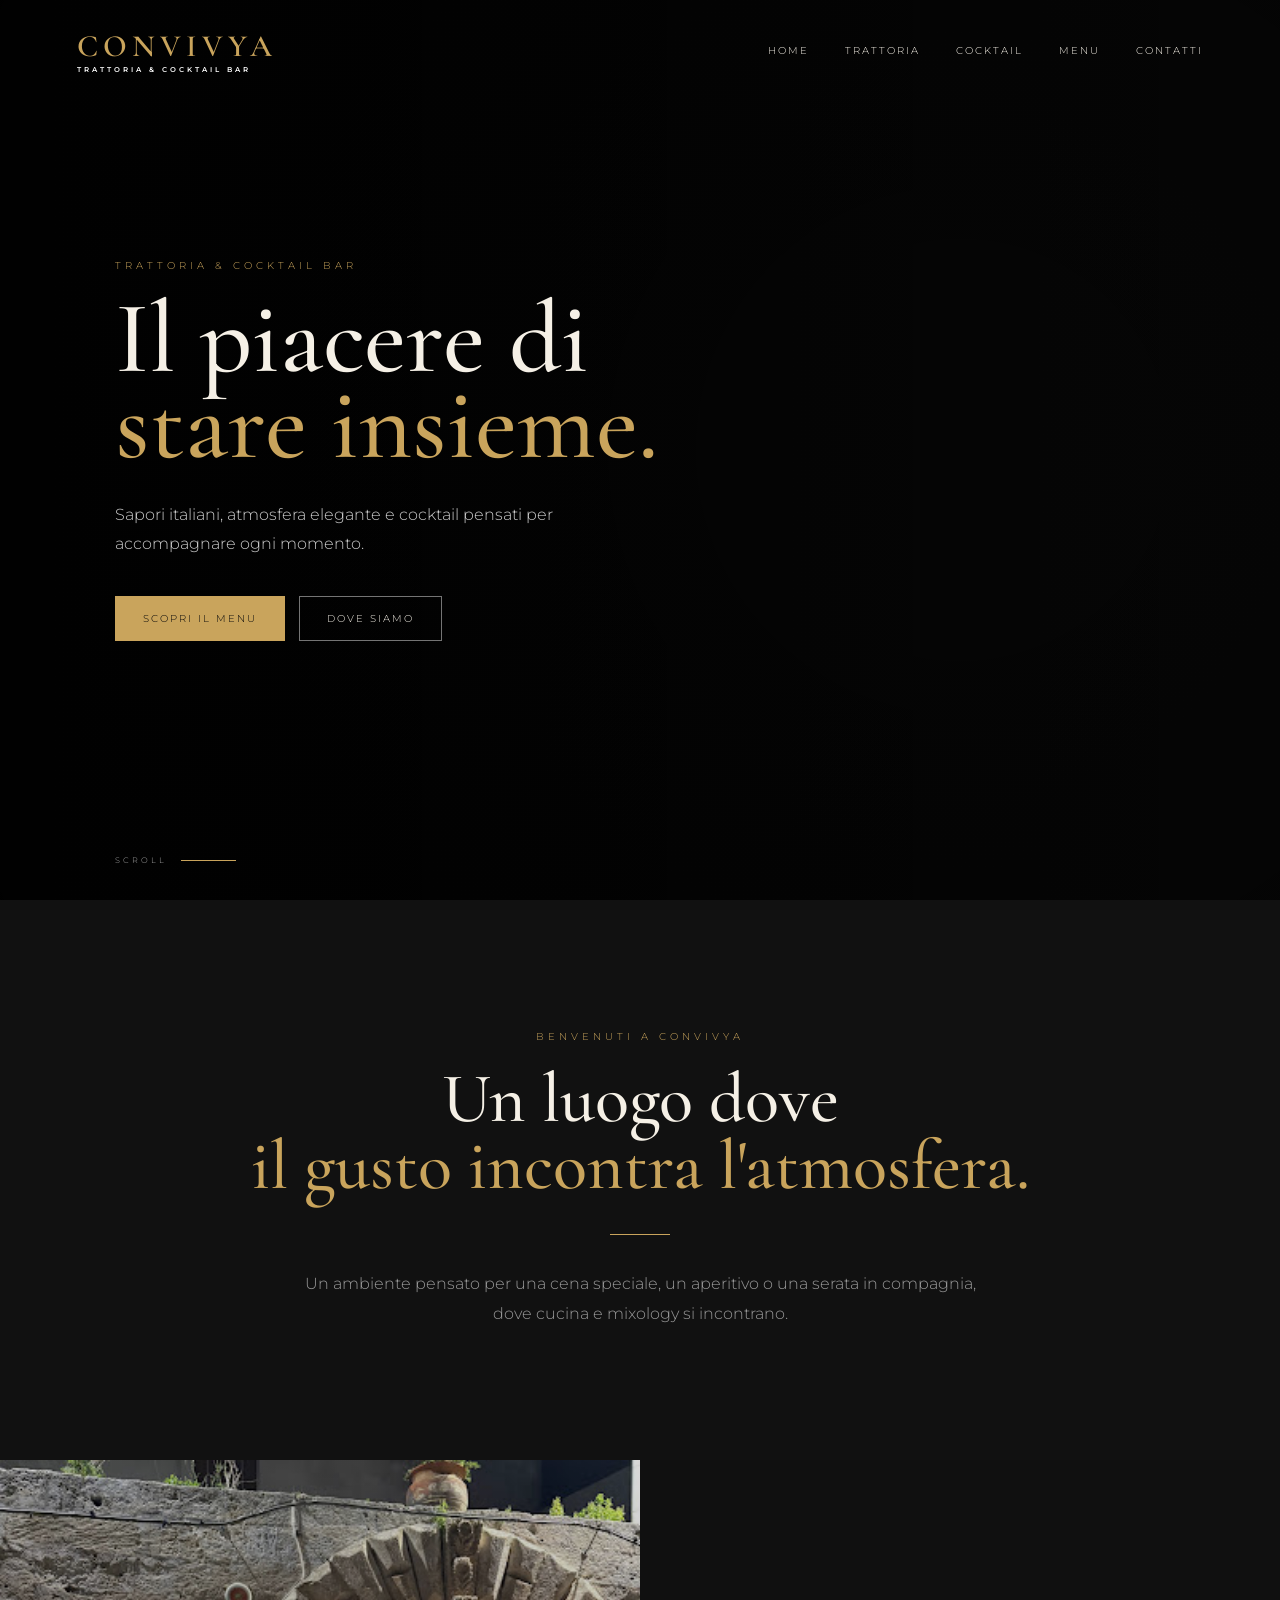
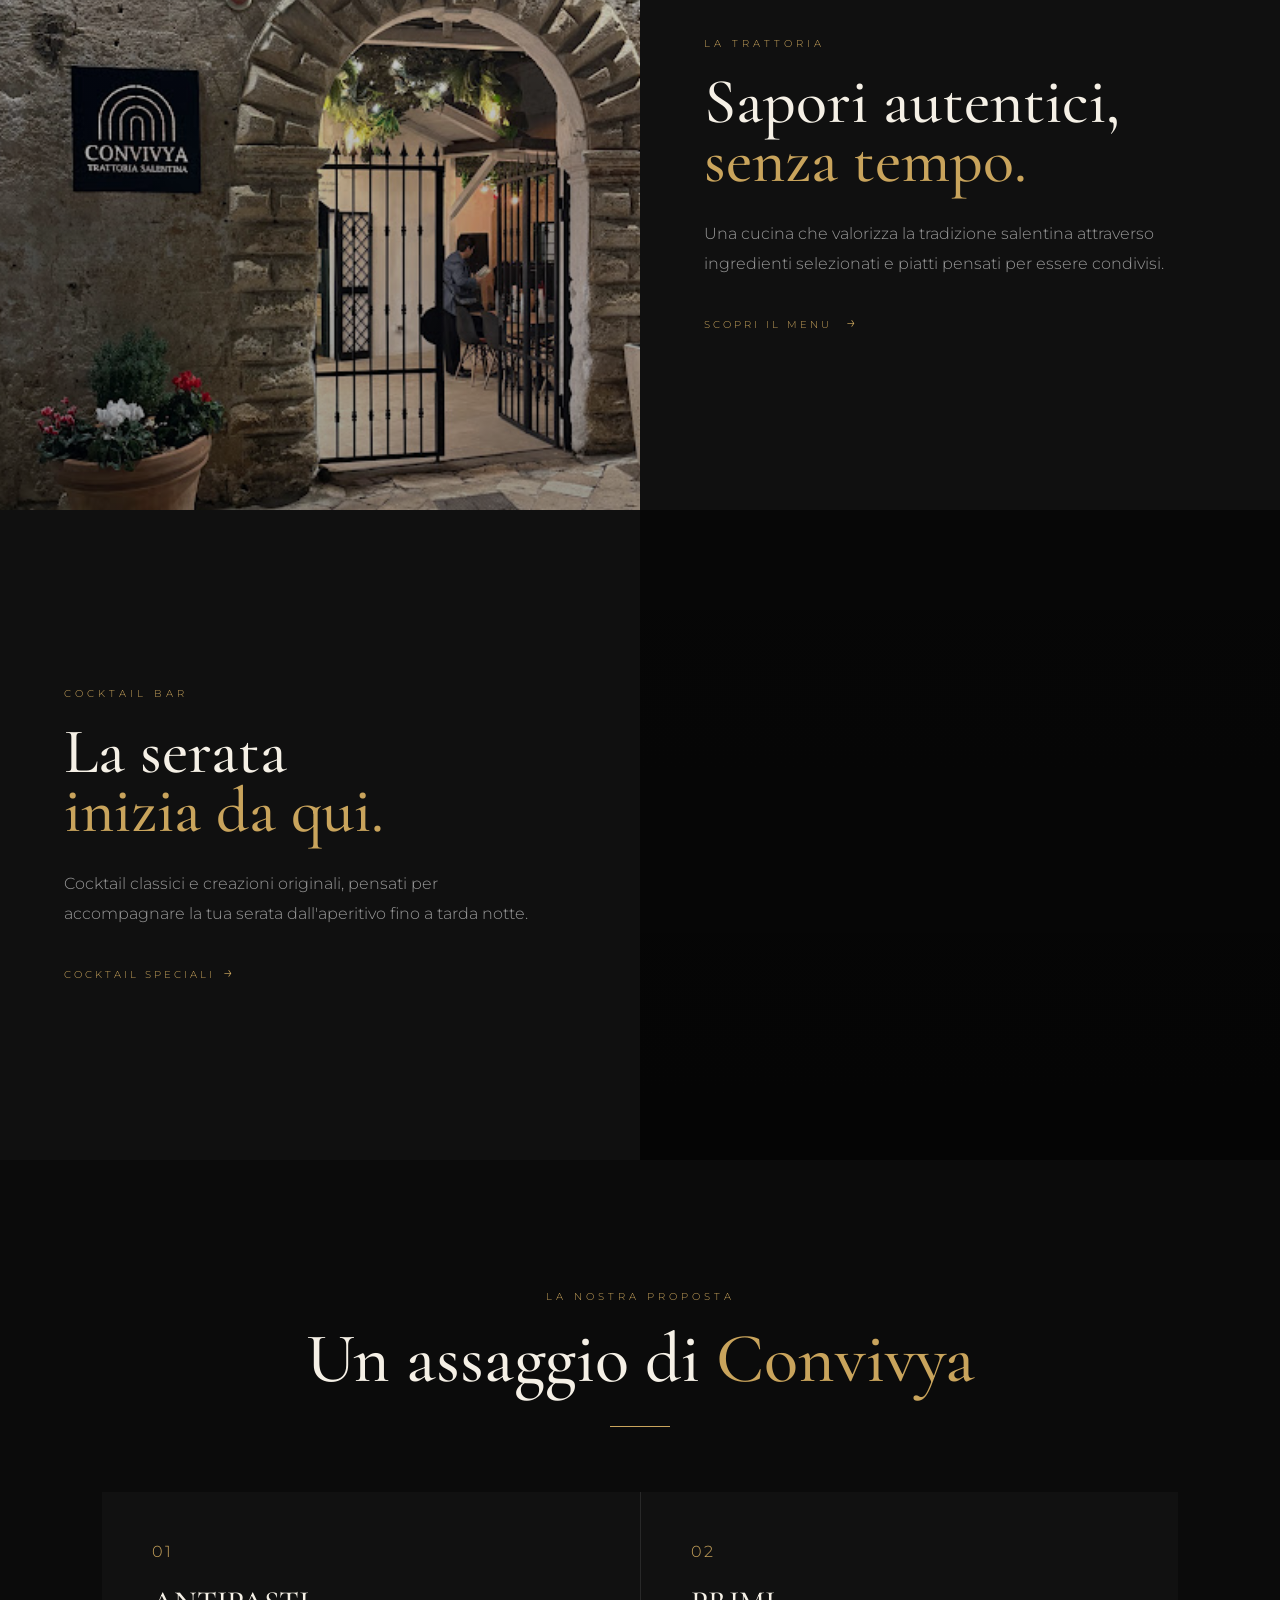
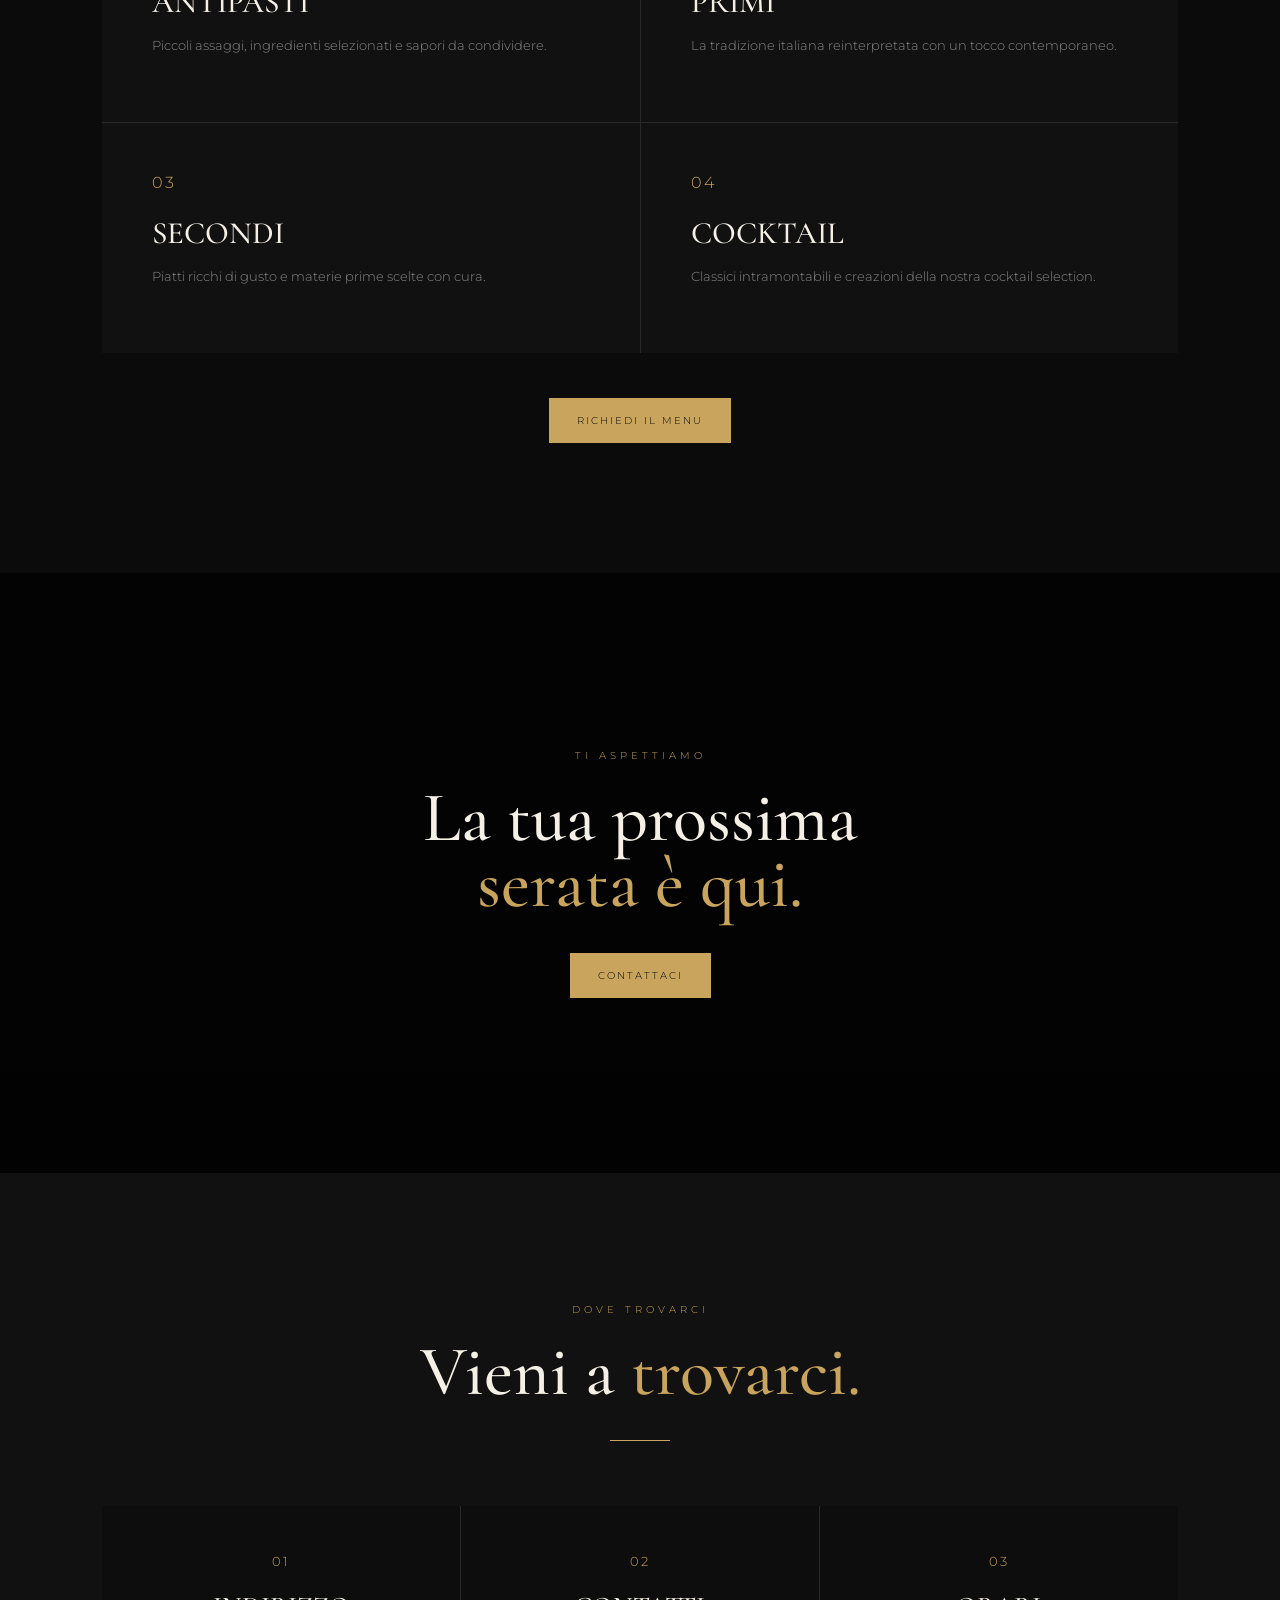
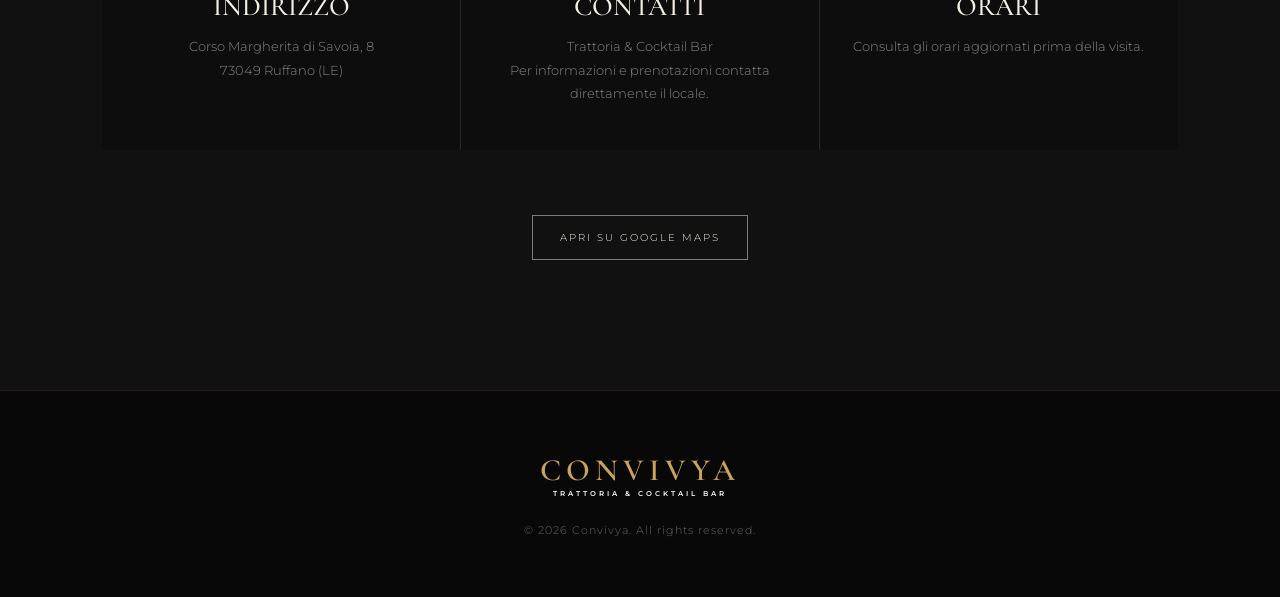
<file: index.html>
<!DOCTYPE html>
<html lang="it">

<head>
  <meta charset="UTF-8">
  <meta name="viewport" content="width=device-width, initial-scale=1.0">
  <title>Convivya | Trattoria & Cocktail Bar</title>
  <meta name="description" content="Convivya Trattoria & Cocktail Bar">
  <link rel="preconnect" href="https://fonts.googleapis.com">
  <link rel="preconnect" href="https://fonts.gstatic.com" crossorigin>
  <link
    href="https://fonts.googleapis.com/css2?family=Cormorant+Garamond:wght@400;500;600;700&family=Montserrat:wght@300;400;500;600&display=swap"
    rel="stylesheet">
  <link rel="stylesheet" href="style.css">
</head>

<body>

  <header class="navbar" id="navbar">
    <div class="nav-container">
      <a href="#home" class="logo">CONVIVYA<span>TRATTORIA & COCKTAIL BAR</span></a>

      <nav class="nav-menu" id="navMenu">
        <a href="#home">Home</a>
        <a href="#ristorante">Trattoria</a>
        <a href="#cocktail">Cocktail</a>
        <a href="menu.html">Menu</a>
        <a href="#contatti">Contatti</a>
      </nav>

      <button class="menu-toggle" id="menuToggle" aria-label="Apri menu">☰</button>
    </div>
  </header>

  <main>
    <section class="hero" id="home">
      <div class="hero-content reveal">
        <p class="eyebrow">TRATTORIA & COCKTAIL BAR</p>
        <h1>Il piacere di<br><span>stare insieme.</span></h1>
        <p class="hero-text">Sapori italiani, atmosfera elegante e cocktail pensati per accompagnare ogni momento.</p>
        <div class="hero-buttons">
          <a href="menu.html" class="btn btn-gold">Scopri il menu</a>
          <a href="#contatti" class="btn btn-outline">Dove siamo</a>
        </div>
      </div>
      <div class="scroll">SCROLL <span></span></div>
    </section>

    <section class="intro section reveal">
      <p class="eyebrow">BENVENUTI A CONVIVYA</p>
      <h2>Un luogo dove<br><span>il gusto incontra l'atmosfera.</span></h2>
      <div class="gold-line"></div>
      <p class="intro-text">Un ambiente pensato per una cena speciale, un aperitivo o una serata in compagnia, dove
        cucina e mixology si incontrano.</p>
    </section>

    <section class="experience" id="ristorante">
      <div class="experience-image food-image"></div>
      <div class="experience-content reveal">
        <p class="eyebrow">LA TRATTORIA</p>
        <h2>Sapori autentici,<br><span>senza tempo.</span></h2>
        <p>Una cucina che valorizza la tradizione salentina attraverso ingredienti selezionati e piatti pensati per
          essere condivisi.</p>
        <a href="menu.html" class="text-link">SCOPRI IL MENU <span>→</span></a>
      </div>
    </section>

    <section class="experience reverse" id="cocktail">
      <div class="experience-image cocktail-image"></div>
      <div class="experience-content reveal">
        <p class="eyebrow">COCKTAIL BAR</p>
        <h2>La serata<br><span>inizia da qui.</span></h2>
        <p>Cocktail classici e creazioni originali, pensati per accompagnare la tua serata dall'aperitivo fino a tarda
          notte.</p>
        <a href="menu.html" class="text-link">COCKTAIL SPECIALI<span>→</span></a>
      </div>
    </section>

    <section class="menu-section section" id="menu">
      <div class="section-inner reveal">
        <p class="eyebrow">LA NOSTRA PROPOSTA</p>
        <h2>Un assaggio di <span>Convivya</span></h2>
        <div class="gold-line"></div>

        <div class="menu-grid">
          <article class="menu-card"><span>01</span>
            <h3>ANTIPASTI</h3>
            <p>Piccoli assaggi, ingredienti selezionati e sapori da condividere.</p>
          </article>
          <article class="menu-card"><span>02</span>
            <h3>PRIMI</h3>
            <p>La tradizione italiana reinterpretata con un tocco contemporaneo.</p>
          </article>
          <article class="menu-card"><span>03</span>
            <h3>SECONDI</h3>
            <p>Piatti ricchi di gusto e materie prime scelte con cura.</p>
          </article>
          <article class="menu-card"><span>04</span>
            <h3>COCKTAIL</h3>
            <p>Classici intramontabili e creazioni della nostra cocktail selection.</p>
          </article>
        </div>

        <a href="menu.html" class="btn btn-gold menu-btn">Richiedi il menu</a>
      </div>
    </section>

    <section class="cta">
      <div class="cta-content reveal">
        <p class="eyebrow">TI ASPETTIAMO</p>
        <h2>La tua prossima<br><span>serata è qui.</span></h2>
        <a href="#contatti" class="btn btn-gold">Contattaci</a>
      </div>
    </section>

    <section class="contact section" id="contatti">
      <div class="section-inner reveal">
        <p class="eyebrow">DOVE TROVARCI</p>
        <h2>Vieni a <span>trovarci.</span></h2>
        <div class="gold-line"></div>

        <div class="contact-grid">
          <div class="contact-card"><small>01</small>
            <h3>INDIRIZZO</h3>
            <p>Corso Margherita di Savoia, 8<br>73049 Ruffano (LE)</p>
          </div>
          <div class="contact-card"><small>02</small>
            <h3>CONTATTI</h3>
            <p>Trattoria & Cocktail Bar<br>Per informazioni e prenotazioni contatta direttamente il locale.</p>
          </div>
          <div class="contact-card"><small>03</small>
            <h3>ORARI</h3>
            <p>Consulta gli orari aggiornati prima della visita.</p>
          </div>
        </div>

        <a class="btn btn-outline" target="_blank" rel="noopener" href="https://maps.app.goo.gl/1j2ckyDqyqASMePi9">Apri
          su Google Maps</a>
      </div>
    </section>
  </main>

  <footer>
    <div class="footer-logo">CONVIVYA<span>TRATTORIA & COCKTAIL BAR</span></div>
    <p>© 2026 Convivya. All rights reserved.</p>
  </footer>

  <script src="script.js"></script>
</body>

</html>
</file>
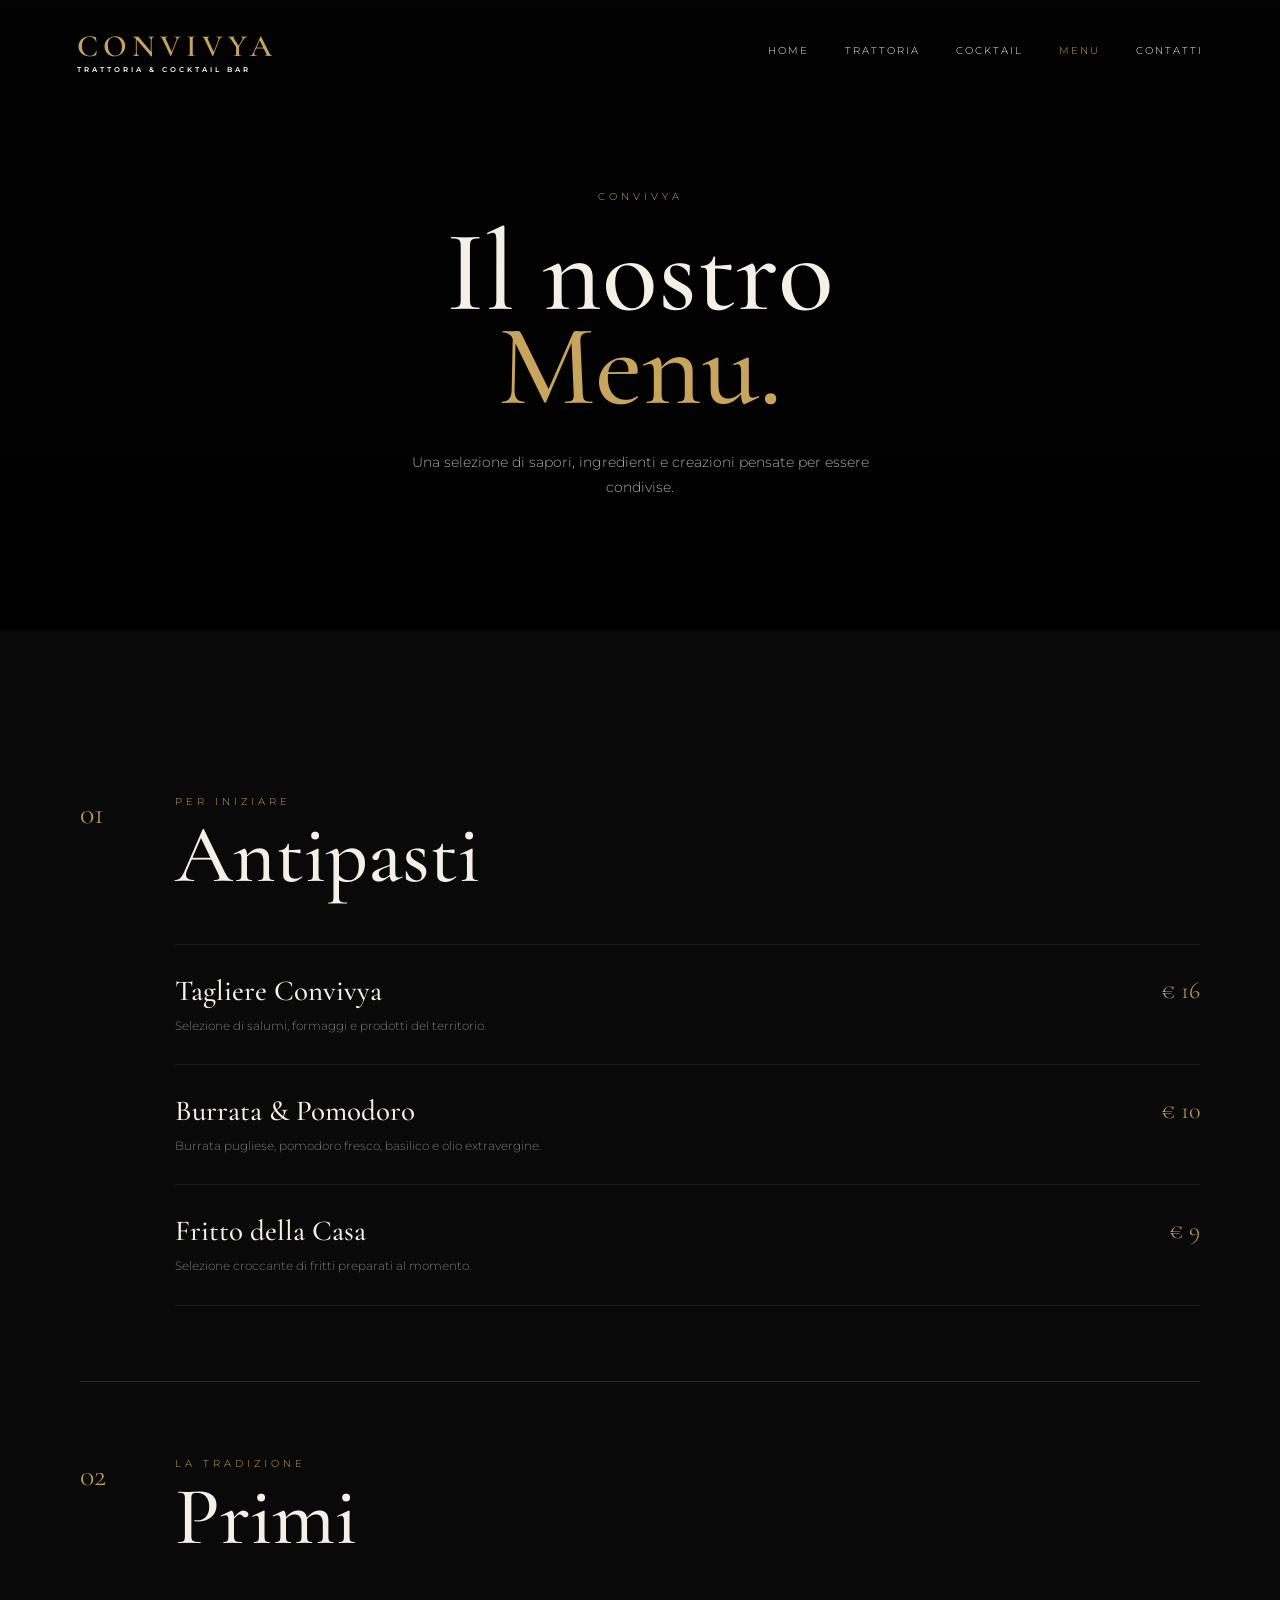
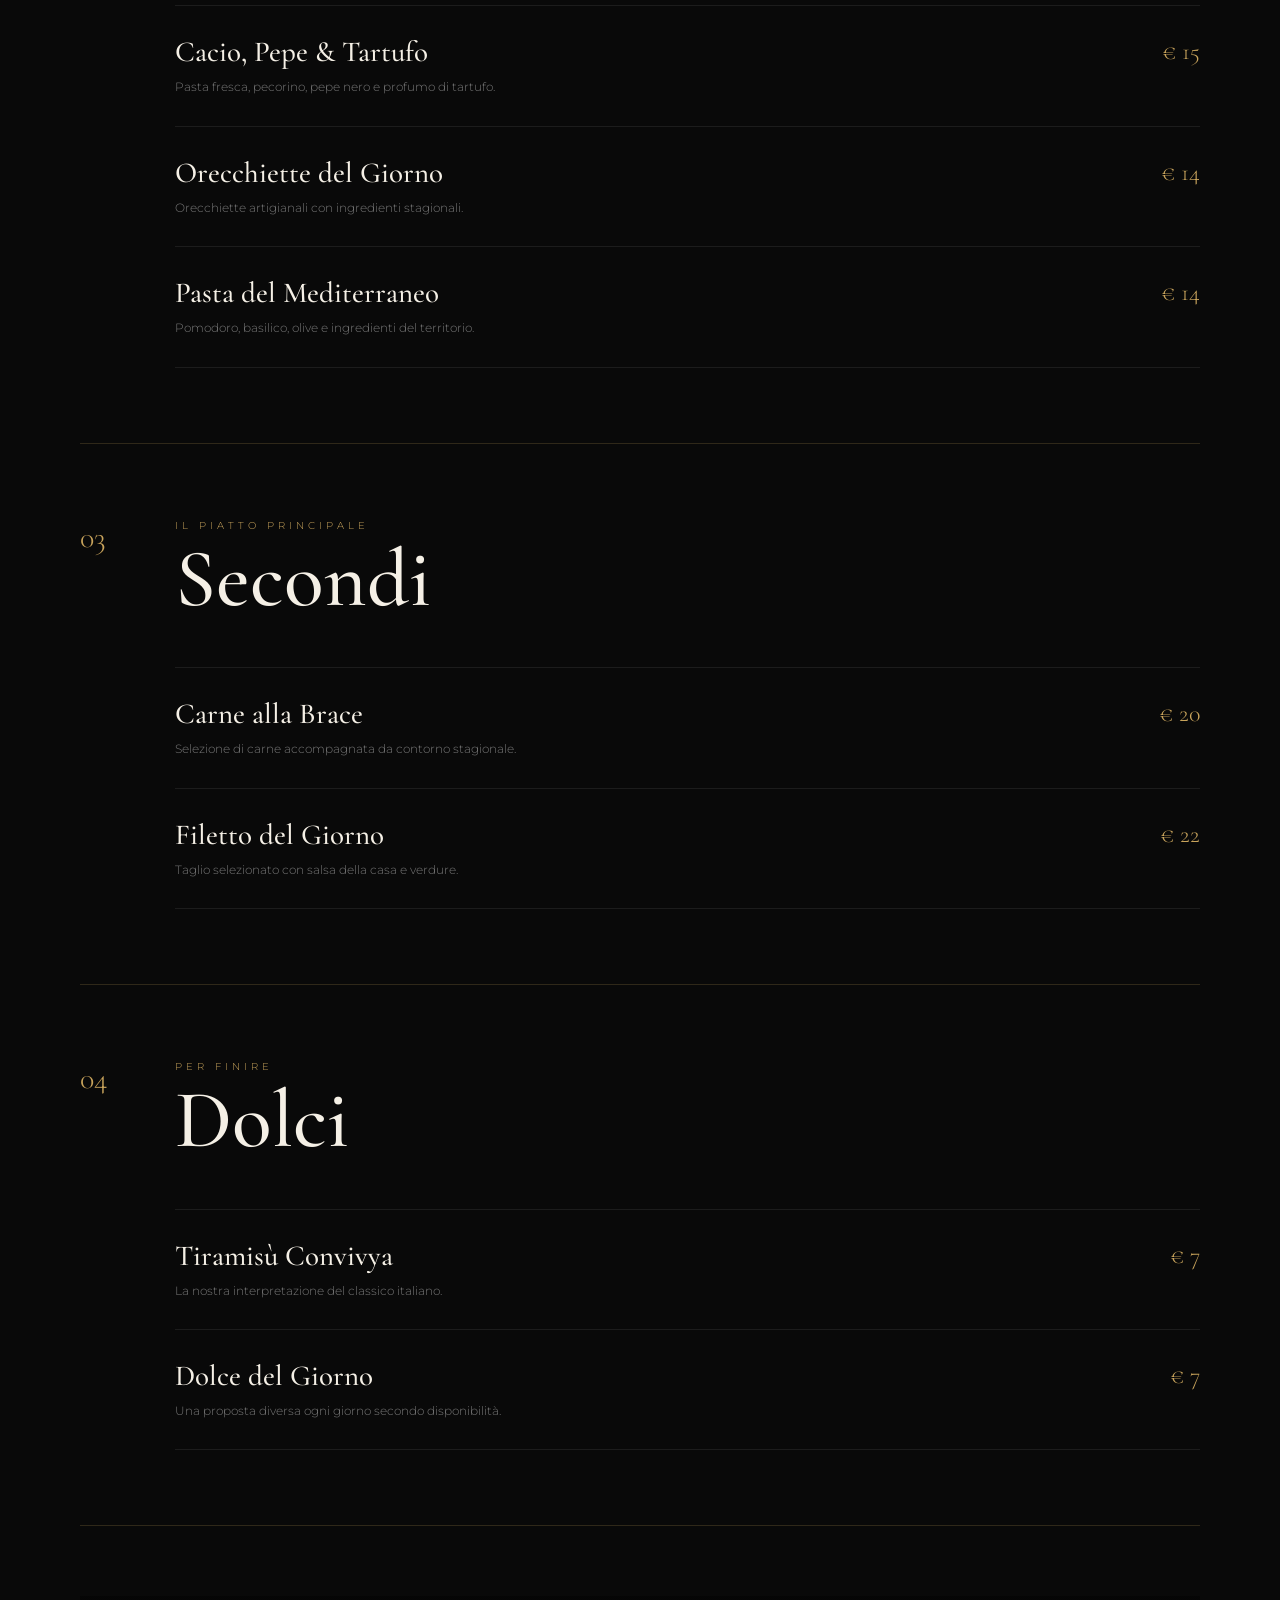
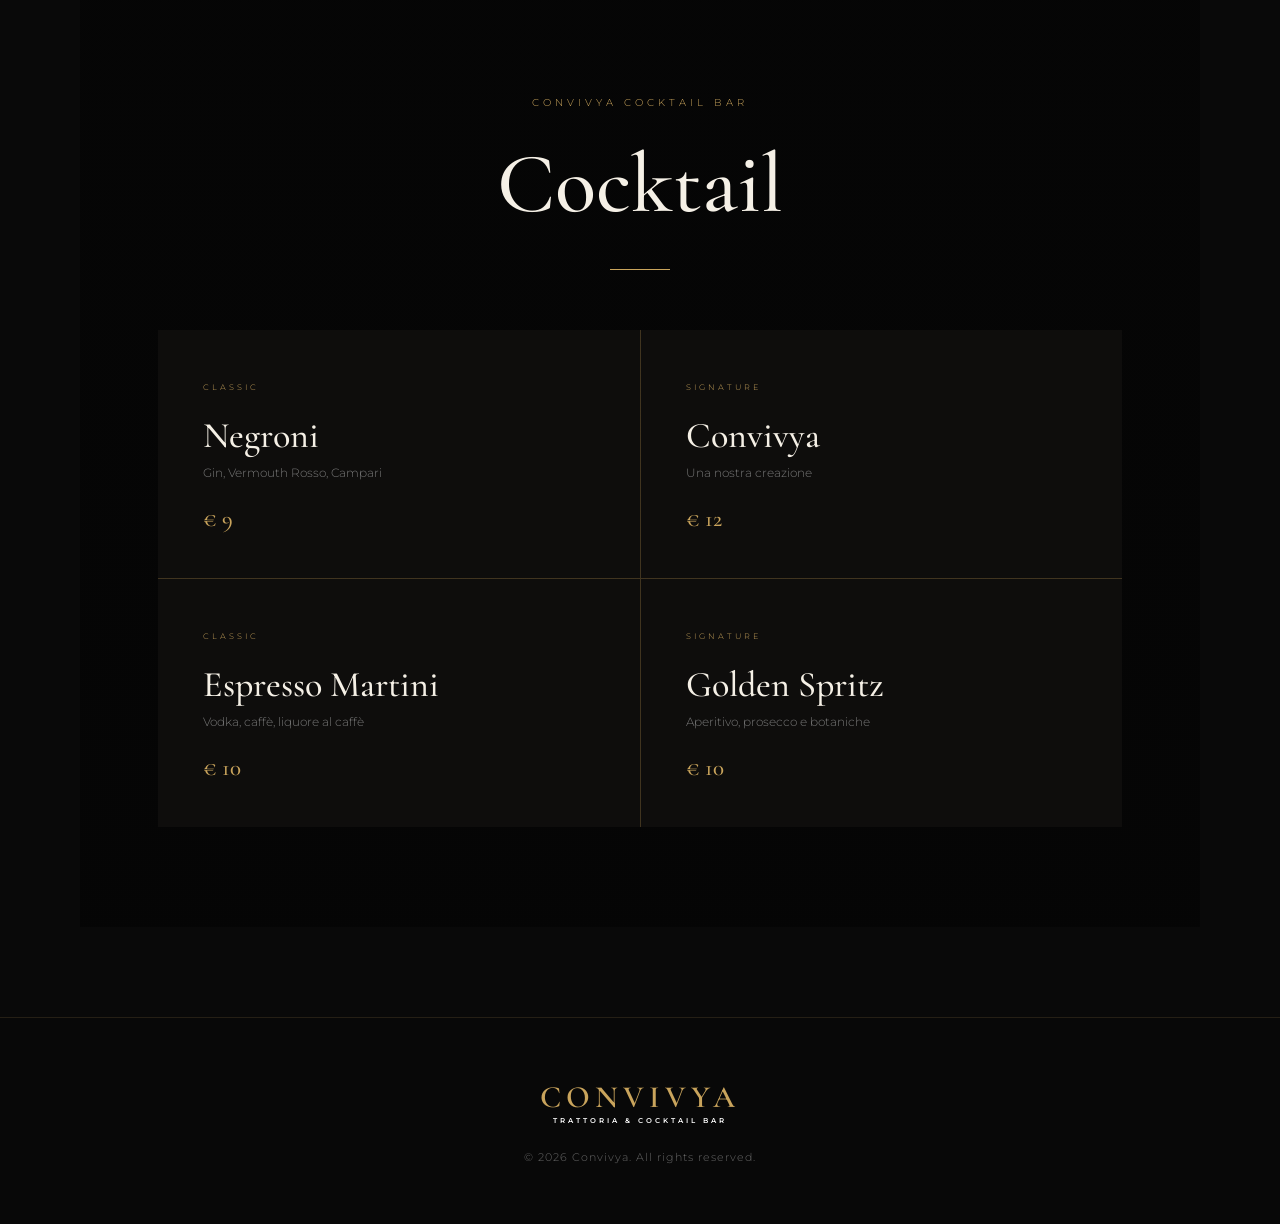
<file: menu.html>
<!DOCTYPE html>
<html lang="it">

<head>
    <meta charset="UTF-8">
    <meta name="viewport" content="width=device-width, initial-scale=1.0">

    <title>Menu | Convivya</title>

    <link rel="preconnect" href="https://fonts.googleapis.com">
    <link rel="preconnect" href="https://fonts.gstatic.com" crossorigin>

    <link
        href="https://fonts.googleapis.com/css2?family=Cormorant+Garamond:wght@400;500;600;700&family=Montserrat:wght@300;400;500;600&display=swap"
        rel="stylesheet">

    <link rel="stylesheet" href="style.css">
</head>

<body class="menu-page">

    <!-- NAVBAR -->

    <header class="navbar menu-navbar" id="navbar">

        <div class="nav-container">

            <a href="index.html" class="logo">
                CONVIVYA
                <span>TRATTORIA & COCKTAIL BAR</span>
            </a>

            <nav class="nav-menu" id="navMenu">

                <a href="index.html">Home</a>
                <a href="index.html#ristorante">Trattoria</a>
                <a href="index.html#cocktail">Cocktail</a>
                <a href="menu.html" class="active">Menu</a>
                <a href="index.html#contatti">Contatti</a>

            </nav>

            <button class="menu-toggle" id="menuToggle">
                ☰
            </button>

        </div>

    </header>


    <!-- HERO MENU -->

    <section class="menu-hero">

        <div class="menu-hero-content">

            <p class="eyebrow">
                CONVIVYA
            </p>

            <h1>
                Il nostro<br>
                <span>Menu.</span>
            </h1>

            <p>
                Una selezione di sapori, ingredienti e
                creazioni pensate per essere condivise.
            </p>

        </div>

    </section>


    <!-- MENU -->

    <main class="restaurant-menu">

        <!-- ANTIPASTI -->

        <section class="menu-category">

            <div class="category-title">

                <span>01</span>

                <div>
                    <p class="eyebrow">PER INIZIARE</p>

                    <h2>
                        Antipasti
                    </h2>
                </div>

            </div>


            <div class="dishes">

                <article class="dish">

                    <div class="dish-info">

                        <h3>
                            Tagliere Convivya
                        </h3>

                        <p>
                            Selezione di salumi, formaggi e
                            prodotti del territorio.
                        </p>

                    </div>

                    <span class="price">
                        € 16
                    </span>

                </article>


                <article class="dish">

                    <div class="dish-info">

                        <h3>
                            Burrata & Pomodoro
                        </h3>

                        <p>
                            Burrata pugliese, pomodoro fresco,
                            basilico e olio extravergine.
                        </p>

                    </div>

                    <span class="price">
                        € 10
                    </span>

                </article>


                <article class="dish">

                    <div class="dish-info">

                        <h3>
                            Fritto della Casa
                        </h3>

                        <p>
                            Selezione croccante di fritti
                            preparati al momento.
                        </p>

                    </div>

                    <span class="price">
                        € 9
                    </span>

                </article>

            </div>

        </section>


        <!-- PRIMI -->

        <section class="menu-category">

            <div class="category-title">

                <span>02</span>

                <div>
                    <p class="eyebrow">LA TRADIZIONE</p>

                    <h2>
                        Primi
                    </h2>
                </div>

            </div>


            <div class="dishes">

                <article class="dish">

                    <div class="dish-info">

                        <h3>
                            Cacio, Pepe & Tartufo
                        </h3>

                        <p>
                            Pasta fresca, pecorino, pepe nero
                            e profumo di tartufo.
                        </p>

                    </div>

                    <span class="price">
                        € 15
                    </span>

                </article>


                <article class="dish">

                    <div class="dish-info">

                        <h3>
                            Orecchiette del Giorno
                        </h3>

                        <p>
                            Orecchiette artigianali con
                            ingredienti stagionali.
                        </p>

                    </div>

                    <span class="price">
                        € 14
                    </span>

                </article>


                <article class="dish">

                    <div class="dish-info">

                        <h3>
                            Pasta del Mediterraneo
                        </h3>

                        <p>
                            Pomodoro, basilico, olive e
                            ingredienti del territorio.
                        </p>

                    </div>

                    <span class="price">
                        € 14
                    </span>

                </article>

            </div>

        </section>


        <!-- SECONDI -->

        <section class="menu-category">

            <div class="category-title">

                <span>03</span>

                <div>
                    <p class="eyebrow">IL PIATTO PRINCIPALE</p>

                    <h2>
                        Secondi
                    </h2>
                </div>

            </div>


            <div class="dishes">

                <article class="dish">

                    <div class="dish-info">

                        <h3>
                            Carne alla Brace
                        </h3>

                        <p>
                            Selezione di carne accompagnata
                            da contorno stagionale.
                        </p>

                    </div>

                    <span class="price">
                        € 20
                    </span>

                </article>


                <article class="dish">

                    <div class="dish-info">

                        <h3>
                            Filetto del Giorno
                        </h3>

                        <p>
                            Taglio selezionato con salsa
                            della casa e verdure.
                        </p>

                    </div>

                    <span class="price">
                        € 22
                    </span>

                </article>

            </div>

        </section>


        <!-- DOLCI -->

        <section class="menu-category">

            <div class="category-title">

                <span>04</span>

                <div>
                    <p class="eyebrow">PER FINIRE</p>

                    <h2>
                        Dolci
                    </h2>
                </div>

            </div>


            <div class="dishes">

                <article class="dish">

                    <div class="dish-info">

                        <h3>
                            Tiramisù Convivya
                        </h3>

                        <p>
                            La nostra interpretazione del
                            classico italiano.
                        </p>

                    </div>

                    <span class="price">
                        € 7
                    </span>

                </article>


                <article class="dish">

                    <div class="dish-info">

                        <h3>
                            Dolce del Giorno
                        </h3>

                        <p>
                            Una proposta diversa ogni giorno
                            secondo disponibilità.
                        </p>

                    </div>

                    <span class="price">
                        € 7
                    </span>

                </article>

            </div>

        </section>


        <!-- COCKTAIL -->

        <section class="cocktail-menu">

            <div class="cocktail-heading">

                <p class="eyebrow">
                    CONVIVYA COCKTAIL BAR
                </p>

                <h2>
                    Cocktail
                </h2>

                <div class="gold-line"></div>

            </div>


            <div class="cocktail-grid">

                <article class="cocktail-card">

                    <span>CLASSIC</span>

                    <h3>
                        Negroni
                    </h3>

                    <p>
                        Gin, Vermouth Rosso, Campari
                    </p>

                    <strong>
                        € 9
                    </strong>

                </article>


                <article class="cocktail-card">

                    <span>SIGNATURE</span>

                    <h3>
                        Convivya
                    </h3>

                    <p>
                        Una nostra creazione
                    </p>

                    <strong>
                        € 12
                    </strong>

                </article>


                <article class="cocktail-card">

                    <span>CLASSIC</span>

                    <h3>
                        Espresso Martini
                    </h3>

                    <p>
                        Vodka, caffè, liquore al caffè
                    </p>

                    <strong>
                        € 10
                    </strong>

                </article>


                <article class="cocktail-card">

                    <span>SIGNATURE</span>

                    <h3>
                        Golden Spritz
                    </h3>

                    <p>
                        Aperitivo, prosecco e botaniche
                    </p>

                    <strong>
                        € 10
                    </strong>

                </article>

            </div>

        </section>

    </main>


    <!-- FOOTER -->

    <footer>

        <div class="footer-logo">

            CONVIVYA

            <span>
                TRATTORIA & COCKTAIL BAR
            </span>

        </div>

        <p>
            © 2026 Convivya. All rights reserved.
        </p>

    </footer>


    <script>

        const navbar = document.getElementById("navbar");

        const menuToggle =
            document.getElementById("menuToggle");

        const navMenu =
            document.getElementById("navMenu");


        window.addEventListener("scroll", () => {

            if (window.scrollY > 50) {

                navbar.classList.add("scrolled");

            } else {

                navbar.classList.remove("scrolled");

            }

        });


        menuToggle.addEventListener("click", () => {

            navMenu.classList.toggle("active");

            menuToggle.textContent =
                navMenu.classList.contains("active")
                    ? "×"
                    : "☰";

        });


        document
            .querySelectorAll(".nav-menu a")
            .forEach(link => {

                link.addEventListener("click", () => {

                    navMenu.classList.remove("active");

                    menuToggle.textContent = "☰";

                });

            });

    </script>

</body>

</html>
</file>
<file: style.css>
* {
  margin: 0;
  padding: 0;
  box-sizing: border-box
}

:root {
  --black: #080808;
  --dark: #111;
  --gold: #c9a45c;
  --gold2: #e3c47d;
  --cream: #f5f0e6;
  --muted: #999
}

html {
  scroll-behavior: smooth
}

body {
  background: var(--black);
  color: var(--cream);
  font-family: "Montserrat", sans-serif;
  font-weight: 300
}

a {
  text-decoration: none;
  color: inherit
}

.navbar {
  position: fixed;
  top: 0;
  left: 0;
  width: 100%;
  z-index: 1000;
  padding: 27px 6%;
  transition: .4s
}

.navbar.scrolled {
  padding: 17px 6%;
  background: rgba(8, 8, 8, .94);
  backdrop-filter: blur(12px);
  border-bottom: 1px solid rgba(201, 164, 92, .2)
}

.nav-container {
  max-width: 1400px;
  margin: auto;
  display: flex;
  align-items: center;
  justify-content: space-between
}

.logo,
.footer-logo {
  font-family: "Cormorant Garamond", serif;
  font-size: 31px;
  font-weight: 600;
  letter-spacing: 5px;
  color: var(--gold)
}

.logo span,
.footer-logo span {
  display: block;
  font-family: "Montserrat", sans-serif;
  font-size: 7px;
  letter-spacing: 3px;
  color: #fff
}

.nav-menu {
  display: flex;
  gap: 36px
}

.nav-menu a {
  font-size: 10px;
  letter-spacing: 2px;
  text-transform: uppercase;
  transition: .3s
}

.nav-menu a:hover {
  color: var(--gold)
}

.menu-toggle {
  display: none;
  background: none;
  border: 0;
  color: #fff;
  font-size: 25px;
  cursor: pointer
}

.hero {
  min-height: 100vh;
  padding: 0 9%;
  display: flex;
  align-items: center;
  position: relative;
  background: linear-gradient(90deg, rgba(0, 0, 0, .9), rgba(0, 0, 0, .25)), url("https://images.unsplash.com/photo-1515003197210-e0cd71810b5f?auto=format&fit=crop&w=2000&q=85") center/cover
}

.hero:after {
  content: "";
  position: absolute;
  inset: 0;
  background: radial-gradient(circle at 75% 50%, transparent, rgba(0, 0, 0, .5))
}

.hero-content {
  position: relative;
  z-index: 2;
  max-width: 720px;
  animation: heroIn 1s ease
}

.eyebrow {
  font-size: 10px;
  letter-spacing: 4px;
  color: var(--gold);
  margin-bottom: 23px
}

h1,
h2,
h3 {
  font-family: "Cormorant Garamond", serif;
  font-weight: 500
}

.hero h1 {
  font-size: clamp(62px, 8vw, 115px);
  line-height: .84
}

h1 span,
h2 span {
  color: var(--gold)
}

.hero-text {
  max-width: 490px;
  margin-top: 34px;
  color: #ccc;
  line-height: 1.8
}

.hero-buttons {
  display: flex;
  gap: 14px;
  margin-top: 38px
}

.btn {
  display: inline-block;
  padding: 15px 27px;
  font-size: 10px;
  letter-spacing: 2px;
  text-transform: uppercase;
  transition: .3s;
  border: 1px solid transparent
}

.btn-gold {
  background: var(--gold);
  color: #090909;
  border-color: var(--gold)
}

.btn-gold:hover {
  background: transparent;
  color: var(--gold)
}

.btn-outline {
  border-color: rgba(255, 255, 255, .45)
}

.btn-outline:hover {
  border-color: var(--gold);
  color: var(--gold)
}

.scroll {
  position: absolute;
  z-index: 2;
  bottom: 35px;
  left: 9%;
  font-size: 8px;
  letter-spacing: 3px;
  color: #aaa;
  display: flex;
  align-items: center;
  gap: 14px
}

.scroll span {
  display: block;
  width: 55px;
  height: 1px;
  background: var(--gold)
}

.section {
  padding: 130px 8%
}

.section-inner {
  max-width: 1200px;
  margin: auto
}

.intro {
  text-align: center;
  background: var(--dark)
}

.intro h2,
.menu-section h2,
.contact h2,
.cta h2 {
  font-size: clamp(48px, 5.5vw, 78px);
  line-height: .95
}

.gold-line {
  width: 60px;
  height: 1px;
  background: var(--gold);
  margin: 34px auto
}

.intro-text {
  max-width: 680px;
  margin: auto;
  color: var(--muted);
  line-height: 1.9
}

.experience {
  display: grid;
  grid-template-columns: 1fr 1fr;
  min-height: 650px
}

.experience.reverse .experience-image {
  order: 2
}

.experience.reverse .experience-content {
  order: 1
}

.experience-image {
  min-height: 600px;
  background-size: cover;
  background-position: center
}

.food-image {
  background-image: linear-gradient(rgba(0, 0, 0, .15), rgba(0, 0, 0, .4)), url("images/entrata.png")
}

.cocktail-image {
  background-image: linear-gradient(rgba(0, 0, 0, .15), rgba(0, 0, 0, .4)), url("https://images.unsplash.com/photo-1513558161293-cdaf765ed2fd?auto=format&fit=crop&w=1400&q=85")
}

.experience-content {
  padding: 10%;
  background: #101010;
  display: flex;
  flex-direction: column;
  justify-content: center
}

.experience-content h2 {
  font-size: clamp(48px, 5vw, 72px);
  line-height: .92;
  margin-bottom: 28px
}

.experience-content p:not(.eyebrow) {
  max-width: 470px;
  color: var(--muted);
  line-height: 1.9
}

.text-link {
  margin-top: 32px;
  color: var(--gold);
  font-size: 10px;
  letter-spacing: 3px
}

.text-link span {
  font-size: 17px;
  margin-left: 8px
}

.menu-section {
  background: #0b0b0b;
  text-align: center
}

.menu-grid {
  display: grid;
  grid-template-columns: repeat(2, 1fr);
  gap: 1px;
  background: #292929;
  margin-top: 65px
}

.menu-card {
  text-align: left;
  background: #111;
  padding: 50px;
  min-height: 230px;
  transition: .35s
}

.menu-card:hover {
  transform: translateY(-5px);
  background: #171717
}

.menu-card span,
.contact-card small {
  color: var(--gold);
  letter-spacing: 2px
}

.menu-card h3 {
  font-size: 31px;
  margin: 22px 0 13px
}

.menu-card p {
  font-size: 13px;
  color: #888;
  line-height: 1.7
}

.menu-btn {
  margin-top: 45px
}

.cta {
  min-height: 600px;
  display: flex;
  align-items: center;
  justify-content: center;
  text-align: center;
  background: linear-gradient(rgba(0, 0, 0, .62), rgba(0, 0, 0, .7)), url("https://images.unsplash.com/photo-1519671482749-fd09be7ccebf?auto=format&fit=crop&w=1800&q=85") center/cover
}

.cta .btn {
  margin-top: 35px
}

.contact {
  text-align: center;
  background: #111
}

.contact-grid {
  display: grid;
  grid-template-columns: repeat(3, 1fr);
  gap: 1px;
  margin: 65px 0;
  background: #292929
}

.contact-card {
  background: #0d0d0d;
  padding: 45px 25px;
  min-height: 190px
}

.contact-card h3 {
  font-size: 27px;
  margin: 20px 0 12px
}

.contact-card p {
  font-size: 13px;
  color: #888;
  line-height: 1.8
}

footer {
  text-align: center;
  padding: 60px 20px;
  background: #080808;
  border-top: 1px solid rgba(201, 164, 92, .15)
}

footer p {
  margin-top: 25px;
  color: #666;
  font-size: 11px;
  letter-spacing: 1px
}

.reveal {
  opacity: 0;
  transform: translateY(35px);
  transition: opacity .8s ease, transform .8s ease
}

.reveal.visible {
  opacity: 1;
  transform: none
}

@keyframes heroIn {
  from {
    opacity: 0;
    transform: translateY(25px)
  }

  to {
    opacity: 1;
    transform: none
  }
}

.menu-page {
  background: #090909;
  color: #f5f0e6;
}

.menu-hero {
  min-height: 70vh;
  padding: 160px 7% 100px;
  display: flex;
  align-items: center;
  justify-content: center;
  text-align: center;
  position: relative;

  background:
    linear-gradient(rgba(0, 0, 0, 0.72),
      rgba(0, 0, 0, 0.88)),
    url("https://images.unsplash.com/photo-1517248135467-4c7edcad34c4?auto=format&fit=crop&w=1800&q=85");

  background-size: cover;
  background-position: center;
}

.menu-hero-content {
  max-width: 750px;
  position: relative;
  z-index: 2;
  animation: menuHeroAnimation 1s ease;
}

.menu-hero h1 {
  font-family: "Cormorant Garamond", serif;
  font-size: clamp(65px, 9vw, 120px);
  font-weight: 500;
  line-height: 0.82;
  margin: 0;
}

.menu-hero h1 span {
  color: #c9a45c;
}

.menu-hero-content>p:last-child {
  max-width: 520px;
  margin: 35px auto 0;
  color: #aaa;
  font-size: 14px;
  line-height: 1.8;
}


/* CONTENITORE MENU */

.restaurant-menu {
  width: 100%;
  max-width: 1200px;
  margin: 0 auto;
  padding: 90px 40px;
}


/* CATEGORIE */

.menu-category {
  padding: 75px 0;
  border-bottom: 1px solid rgba(201, 164, 92, 0.2);
}

.menu-category:last-child {
  border-bottom: none;
}


/* TITOLO CATEGORIA */

.category-title {
  display: grid;
  grid-template-columns: 70px 1fr;
  gap: 25px;
  align-items: start;
  margin-bottom: 55px;
}

.category-title>span {
  font-family: "Cormorant Garamond", serif;
  font-size: 30px;
  color: #c9a45c;
}

.category-title .eyebrow {
  margin-bottom: 15px;
}

.category-title h2 {
  margin: 0;
  font-family: "Cormorant Garamond", serif;
  font-size: clamp(55px, 7vw, 82px);
  font-weight: 500;
  line-height: 0.8;
  color: #f5f0e6;
}


/* PIATTI */

.dishes {
  margin-left: 95px;
}

.dish {
  display: flex;
  justify-content: space-between;
  align-items: flex-start;
  gap: 40px;
  padding: 28px 0;
  border-top: 1px solid rgba(255, 255, 255, 0.08);
  transition: 0.3s ease;
}

.dish:last-child {
  border-bottom: 1px solid rgba(255, 255, 255, 0.08);
}

.dish:hover {
  padding-left: 10px;
}

.dish-info {
  max-width: 750px;
}

.dish-info h3 {
  margin: 0 0 8px;
  font-family: "Cormorant Garamond", serif;
  font-size: 29px;
  font-weight: 500;
  color: #f5f0e6;
  transition: 0.3s ease;
}

.dish:hover .dish-info h3 {
  color: #c9a45c;
}

.dish-info p {
  margin: 0;
  color: #777;
  font-family: "Montserrat", sans-serif;
  font-size: 12px;
  line-height: 1.7;
}

.price {
  flex-shrink: 0;
  padding-top: 3px;
  color: #c9a45c;
  font-family: "Cormorant Garamond", serif;
  font-size: 24px;
  white-space: nowrap;
}


/* COCKTAIL */

.cocktail-menu {
  width: 100%;
  margin-top: 70px;
  padding: 100px 7%;

  background:
    linear-gradient(rgba(5, 5, 5, 0.88),
      rgba(5, 5, 5, 0.95)),
    url("https://images.unsplash.com/photo-1514362545857-3bc16c4c7d1b?auto=format&fit=crop&w=1800&q=85");

  background-size: cover;
  background-position: center;
}

.cocktail-heading {
  text-align: center;
  margin-bottom: 60px;
}

.cocktail-heading h2 {
  margin: 0;
  font-family: "Cormorant Garamond", serif;
  font-size: clamp(55px, 7vw, 85px);
  font-weight: 500;
}

.cocktail-grid {
  max-width: 1000px;
  margin: 0 auto;

  display: grid;
  grid-template-columns: repeat(2, 1fr);

  gap: 1px;

  background: rgba(201, 164, 92, 0.3);
}

.cocktail-card {
  min-height: 230px;
  padding: 45px;
  background: rgba(12, 12, 12, 0.96);
  transition: 0.35s ease;
}

.cocktail-card:hover {
  background: #171717;
}

.cocktail-card>span {
  color: #c9a45c;
  font-family: "Montserrat", sans-serif;
  font-size: 8px;
  letter-spacing: 3px;
}

.cocktail-card h3 {
  margin: 20px 0 8px;
  font-family: "Cormorant Garamond", serif;
  font-size: 36px;
  font-weight: 500;
}

.cocktail-card p {
  margin: 0;
  color: #777;
  font-size: 12px;
}

.cocktail-card strong {
  display: block;
  margin-top: 25px;
  color: #c9a45c;
  font-family: "Cormorant Garamond", serif;
  font-size: 23px;
  font-weight: 500;
}


/* NAVBAR */

.menu-navbar .nav-menu a.active {
  color: #c9a45c;
}


/* ANIMAZIONE */

@keyframes menuHeroAnimation {

  from {
    opacity: 0;
    transform: translateY(30px);
  }

  to {
    opacity: 1;
    transform: translateY(0);
  }

}


@media(max-width:800px) {
  .nav-menu {
    position: absolute;
    top: 100%;
    left: 0;
    width: 100%;
    padding: 25px;
    display: none;
    flex-direction: column;
    gap: 22px;
    background: #0b0b0b;
    border-top: 1px solid rgba(201, 164, 92, .2)
  }

  .nav-menu.active {
    display: flex
  }

  .menu-toggle {
    display: block
  }

  .hero {
    padding: 0 7%
  }

  .hero h1 {
    font-size: 62px
  }

  .hero-buttons {
    flex-direction: column;
    align-items: flex-start
  }

  .section {
    padding: 90px 7%
  }

  .experience {
    grid-template-columns: 1fr
  }

  .experience.reverse .experience-image,
  .experience.reverse .experience-content {
    order: initial
  }

  .experience-image {
    min-height: 420px
  }

  .experience-content {
    padding: 75px 8%
  }

  .menu-grid,
  .contact-grid {
    grid-template-columns: 1fr
  }

  .menu-card {
    min-height: auto
  }

  .cta {
    min-height: 500px;
    padding: 60px 7%
  }

  .logo {
    font-size: 27px
  }

  .menu-hero {
    min-height: 60vh;
    padding: 150px 7% 80px;
  }

  .menu-hero h1 {
    font-size: 65px;
  }

  .restaurant-menu {
    padding: 60px 7%;
  }

  .menu-category {
    padding: 60px 0;
  }

  .category-title {
    grid-template-columns: 45px 1fr;
    gap: 15px;
    margin-bottom: 40px;
  }

  .category-title>span {
    font-size: 23px;
  }

  .category-title h2 {
    font-size: 55px;
  }

  .dishes {
    margin-left: 0;
  }

  .dish {
    gap: 20px;
  }

  .dish-info h3 {
    font-size: 25px;
  }

  .dish-info p {
    font-size: 11px;
  }

  .price {
    font-size: 21px;
  }

  .cocktail-menu {
    padding: 80px 7%;
  }

  .cocktail-grid {
    grid-template-columns: 1fr;
  }

  .cocktail-card {
    min-height: auto;
    padding: 35px;
  }
}

@media(max-width:480px) {
  .hero h1 {
    font-size: 53px
  }

  .hero-text {
    font-size: 13px
  }

  .btn {
    width: 100%;
    text-align: center
  }

  .hero-buttons {
    width: 100%
  }

  .menu-hero {
    min-height: 55vh;
  }

  .menu-hero h1 {
    font-size: 55px;
  }

  .menu-hero-content>p:last-child {
    font-size: 12px;
  }

  .category-title {
    grid-template-columns: 35px 1fr;
    gap: 10px;
  }

  .category-title>span {
    font-size: 20px;
  }

  .category-title h2 {
    font-size: 48px;
  }

  .dish {
    gap: 12px;
  }

  .dish-info h3 {
    font-size: 22px;
  }

  .dish-info p {
    font-size: 10px;
  }

  .price {
    font-size: 19px;
  }

  .cocktail-heading h2 {
    font-size: 55px;
  }



}
</file>
